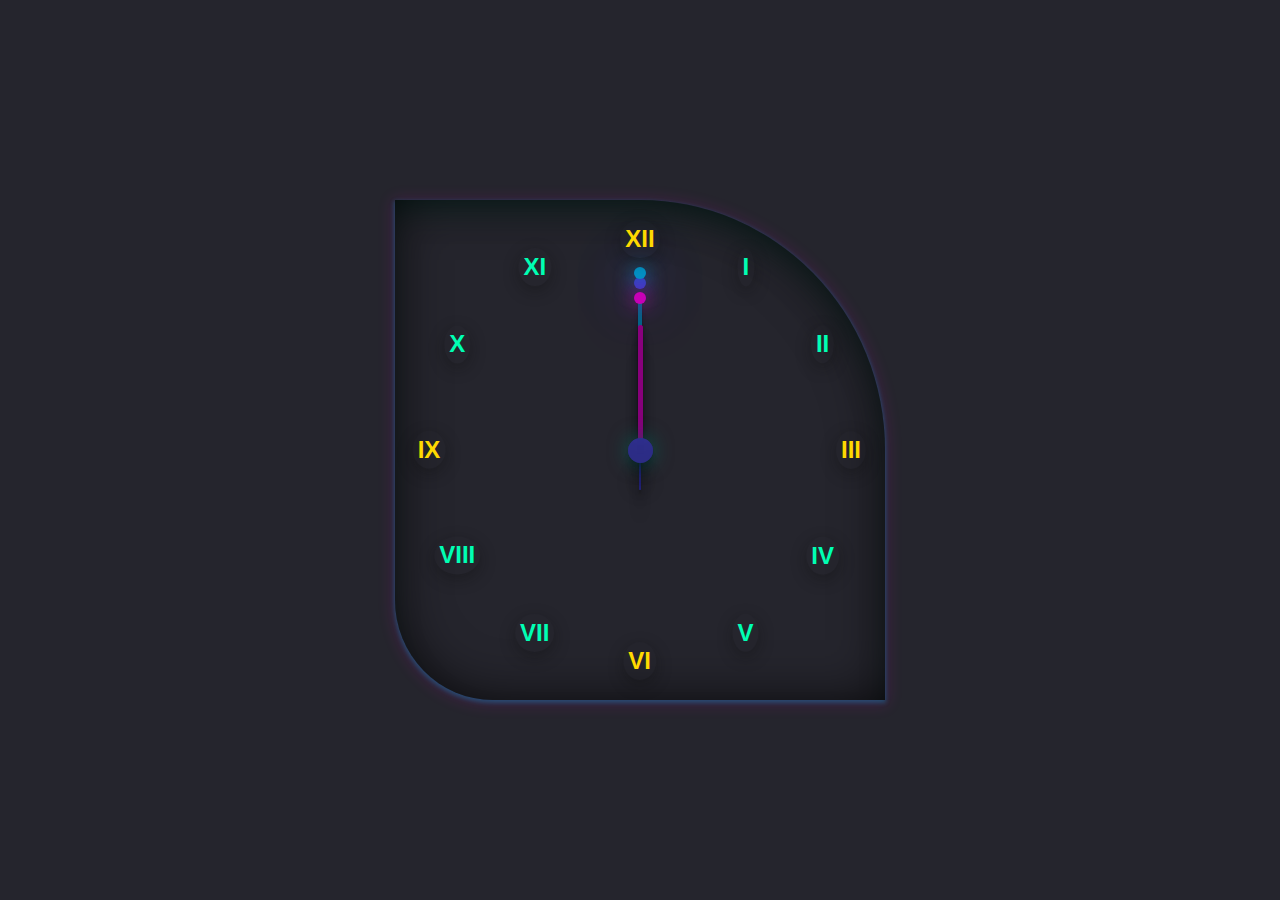
<file: index.html>
<!DOCTYPE html>
<html lang="en">
  <head>
    <meta charset="UTF-8" />
    <meta http-equiv="X-UA-Compatible" content="IE=edge" />
    <meta name="viewport" content="width=device-width, initial-scale=1.0" />
    <title>Analog Clock</title>
    <!-- CSS stylesheet -->
    <link rel="stylesheet" href="index.css" />
  </head>
  <body>
    <div id="container">
      <div class="clock">
        <div class="circle circle1" style="--clr: #3a3ac1" id="seconds">
          <i></i>
        </div>
        <div class="circle circle2" style="--clr: rgb(0, 149, 199)" id="minute">
          <i></i>
        </div>
        <div class="circle circle3" style="--clr: rgb(199, 0, 182)" id="hour">
          <i></i>
        </div>

        <div class="center"></div>

        <span style="--i: 1; --clr: rgb(0, 255, 179)"><b>I</b></span>
        <span style="--i: 2; --clr: rgb(0, 255, 179)"><b>II</b></span>
        <span style="--i: 3; --clr: rgb(255, 217, 0)"><b>III</b></span>
        <span style="--i: 4; --clr: rgb(0, 255, 179)"><b>IV</b></span>
        <span style="--i: 5; --clr: rgb(0, 255, 179)"><b>V</b></span>
        <span style="--i: 6; --clr: rgb(255, 217, 0)"><b>VI</b></span>
        <span style="--i: 7; --clr: rgb(0, 255, 179)"><b>VII</b></span>
        <span style="--i: 8; --clr: rgb(0, 255, 179)"><b>VIII</b></span>
        <span style="--i: 9; --clr: rgb(255, 217, 0)"><b>IX</b></span>
        <span style="--i: 10; --clr: rgb(0, 255, 179)"><b>X</b></span>
        <span style="--i: 11; --clr: rgb(0, 255, 179)"><b>XI</b></span>
        <span style="--i: 12; --clr: rgb(255, 217, 0)"><b>XII</b></span>
      </div>
    </div>
  </body>

  <!-- Javascript -->
  <script src="index.js"></script>
</html>
</file>
<file: index.css>
* {
    margin: 0;
    padding: 0;
    box-sizing: border-box;
}

body {
    display: flex;
    justify-content: center;
    align-items: center;
    width: 100%;
    min-height: 100vh;
    background-color: #25252d;
    overflow: hidden;
}

.container {
    position: relative;
    display: flex;
    justify-content: center;
    align-items: center;
    width: 100%;
    min-height: 100vh;
    background-color: #25252d;
}

.clock {
    position: relative;
    display: flex;
    justify-content: center;
    align-items: center;
    width: 490px;
    height: 500px;
    background-color: #25252d;
    border-top-right-radius: 50%;
    border-bottom-left-radius: 20%;
    box-shadow: rgba(0, 179, 255, 0.267) 0px 2px 4px 0.5px, rgba(255, 0, 221, 0.123) 0px 2px 16px 3px, rgb(0, 0, 0) 0px 0px 60px -12px inset, rgba(1, 51, 40, 0.726) 0px 18px 36px -18px inset;
}

.clock span {
    position: absolute;
    inset: 20px;
    text-align: center;
    transform: rotate(calc(30deg * var(--i)));
    color: var(--clr);
}

.clock span b {
    font-size: 1.5em;
    font-family: 'Segoe UI', Tahoma, Geneva, Verdana, sans-serif;
    font-weight: 600;
    display: inline-block;
    transform: rotate(calc(-30deg * var(--i)));
    padding: 5px;
    border-radius: 50%;
    box-shadow: rgba(13, 13, 14, 0.35) 0px 5px 15px;
}

.circle {
    position: absolute;
    width: 320px;
    height: 320px;
    display: flex;
    justify-content: center;
    align-items: flex-start;
    border-radius: 50%;
}

.circle i {
    position: absolute;
    background: var(--clr);
    transform-origin: bottom;
    border-radius: 20px;
    box-shadow: rgba(0, 0, 0, 0.17) 0px -23px 25px 0px inset, rgba(0, 0, 0, 0.15) 0px -36px 30px 0px inset, rgba(0, 0, 0, 0.1) 0px -79px 40px 0px inset, rgba(0, 0, 0, 0.06) 0px 2px 1px, rgba(0, 0, 0, 0.09) 0px 4px 2px, rgba(0, 0, 0, 0.09) 0px 8px 4px, rgba(0, 0, 0, 0.09) 0px 16px 8px, rgba(0, 0, 0, 0.09) 0px 32px 16px;
}

/* Seconds */
.circle1 {
    width: 280px;
    height: 280px;
}

.circle:nth-child(1) i {
    width: 2px;
    height: 180px;
}

/* Minute */
.circle2 {
    width: 300px;
    height: 300px;
}

.circle:nth-child(2) i {
    width: 4px;
    height: 140px;
}

/* Hour */
.circle3 {
    width: 250px;
    height: 250px;
}

.circle:nth-child(3) i {
    width: 5px;
    height: 137px;
}

.circle::before {
    content: '';
    position: absolute;
    top: -33.5px;
    width: 12px;
    height: 12px;
    border-radius: 50%;
    background: var(--clr);
    box-shadow: 0 0 20px var(--clr),
        0 0 60px var(--clr);
}

.center {
    background-color: #4545cf;
    width: 25px;
    height: 25px;
    border-radius: 50%;
    box-shadow: rgba(5, 97, 85, 0.849) 0px 0px 20px, rgba(0, 0, 0, 0.17) 0px -23px 25px 0px inset, rgba(0, 0, 0, 0.15) 0px -36px 30px 0px inset, rgba(0, 0, 0, 0.1) 0px -79px 40px 0px inset, rgba(0, 0, 0, 0.06) 0px 2px 1px, rgba(0, 0, 0, 0.09) 0px 4px 2px, rgba(0, 0, 0, 0.09) 0px 8px 4px, rgba(0, 0, 0, 0.09) 0px 16px 8px, rgba(0, 0, 0, 0.09) 0px 32px 16px;
    z-index: 1;
}

@media only screen and (max-width: 585px) {
    .clock {
        width: 90vw;
        height: 90vw;
    }

    .clock span b {
        font-size: 14px;
    }

    .circle {
        width: 50%;
        height: 50%;
    }

    /* Seconds */
    .circle1 {
        width: fit-content;
        height: 50%;
    }

    .circle:nth-child(1) i {
        width: 2px;
        height: 70%;
    }

    /* Minute */
    .circle2 {
        width: fit-content;
        height: 55%;
    }

    .circle:nth-child(2) i {
        width: 4px;
        height: 50%;
    }

    /* Hour */
    .circle3 {
        width: fit-content;
        height: 40%;
    }

    .circle:nth-child(3) i {
        width: 5px;
        height: 45%;
    }
}
</file>
